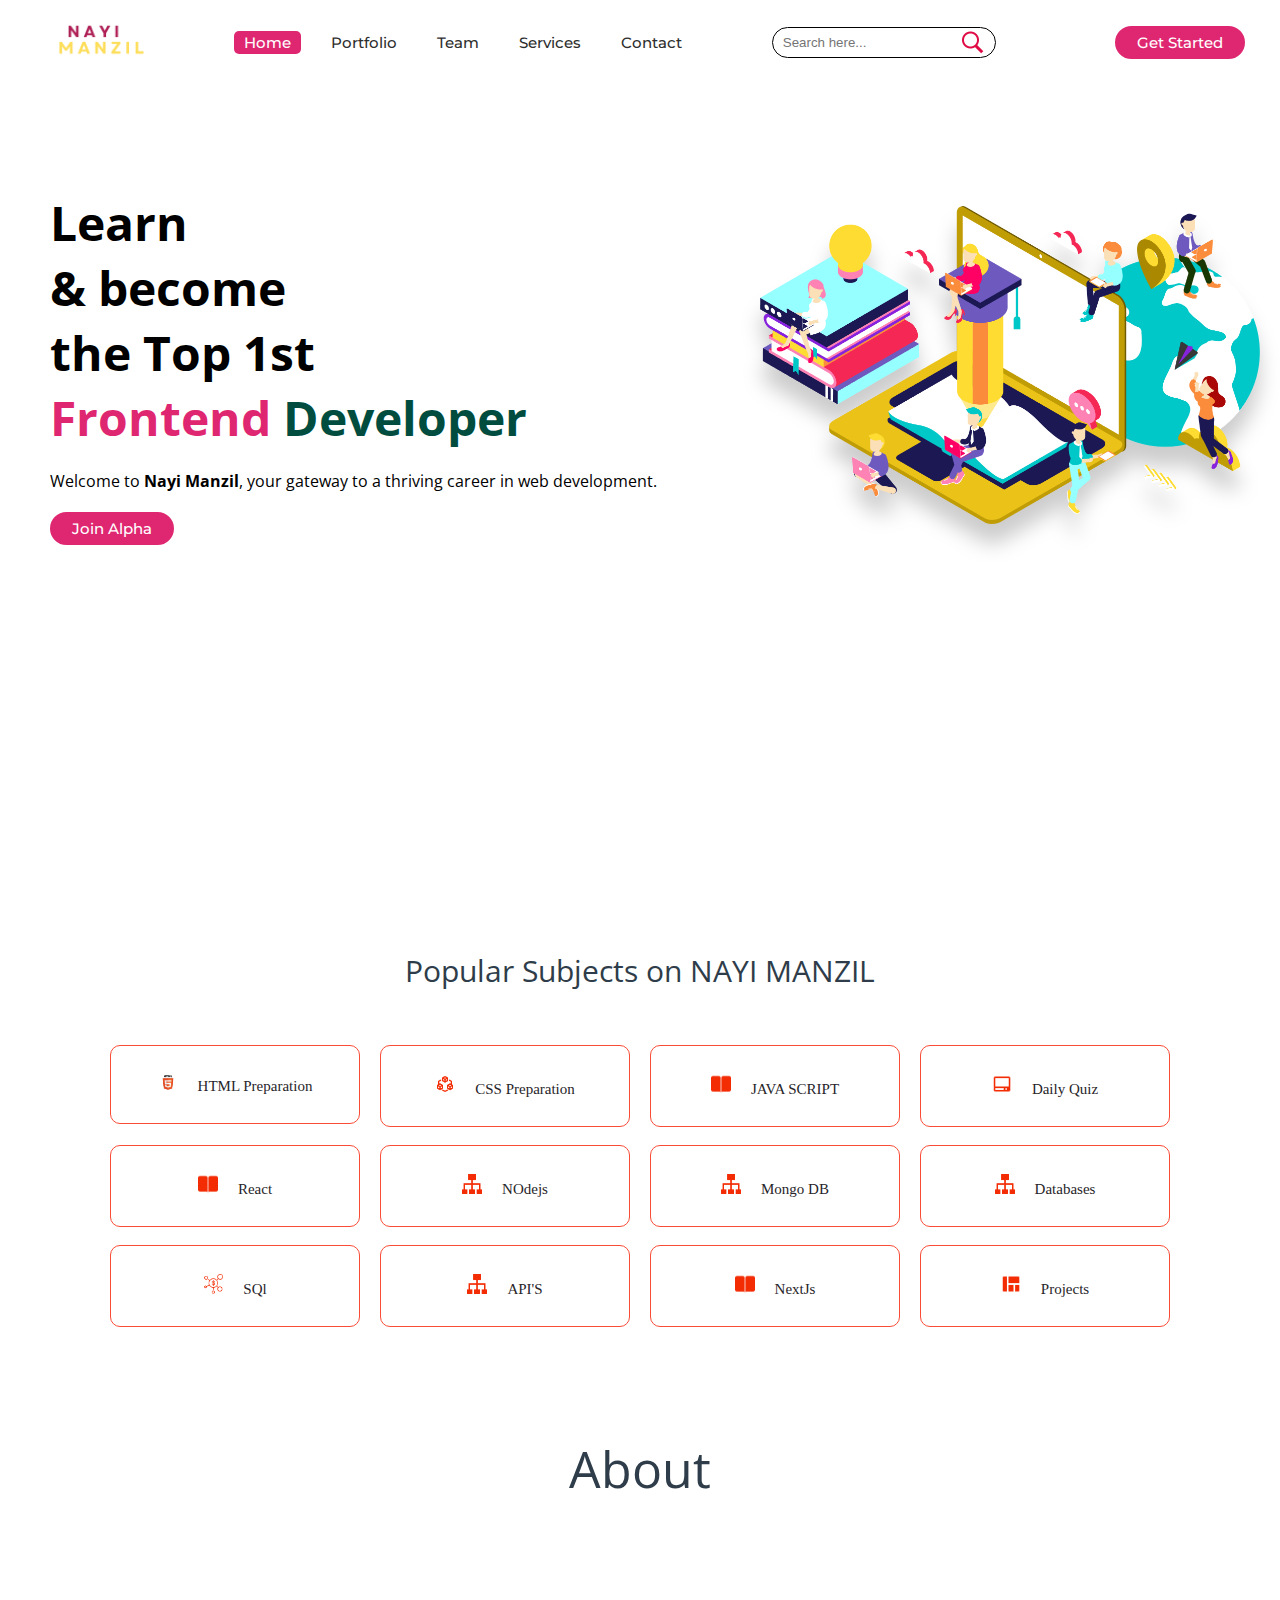
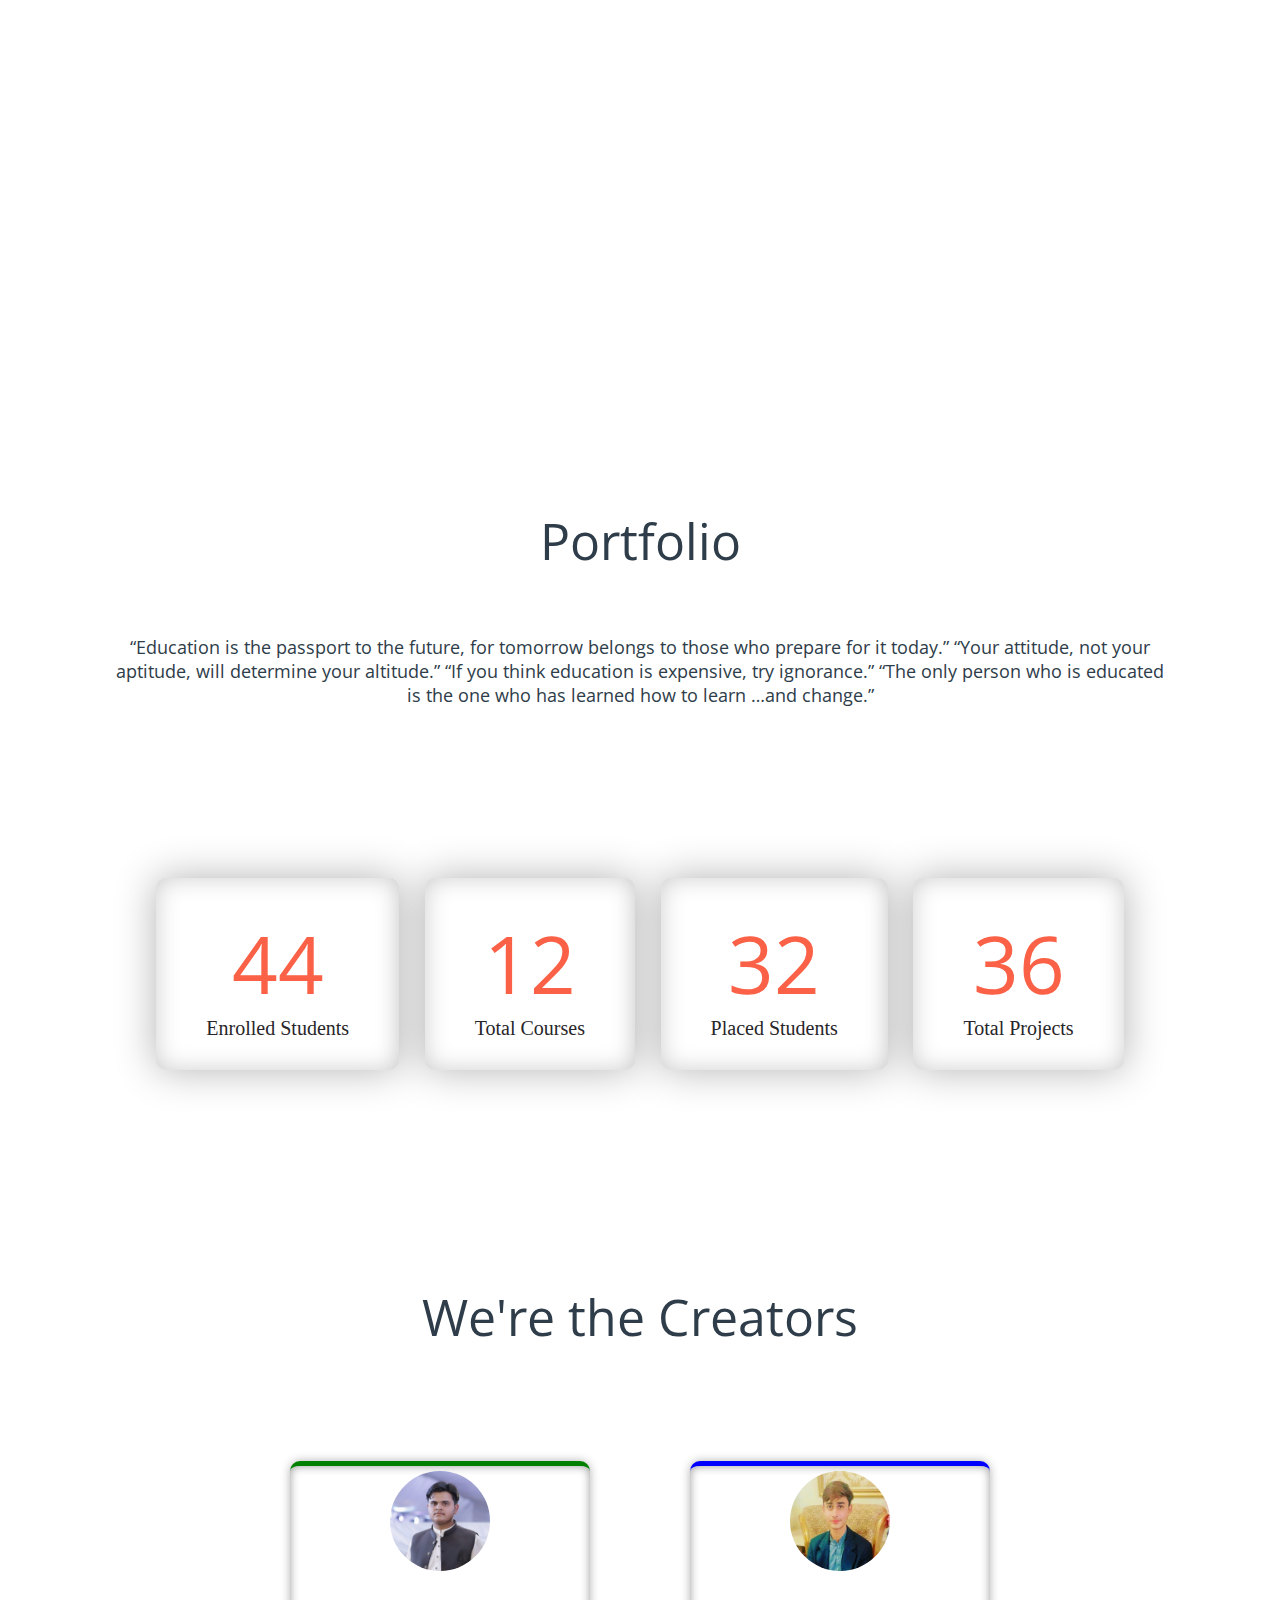
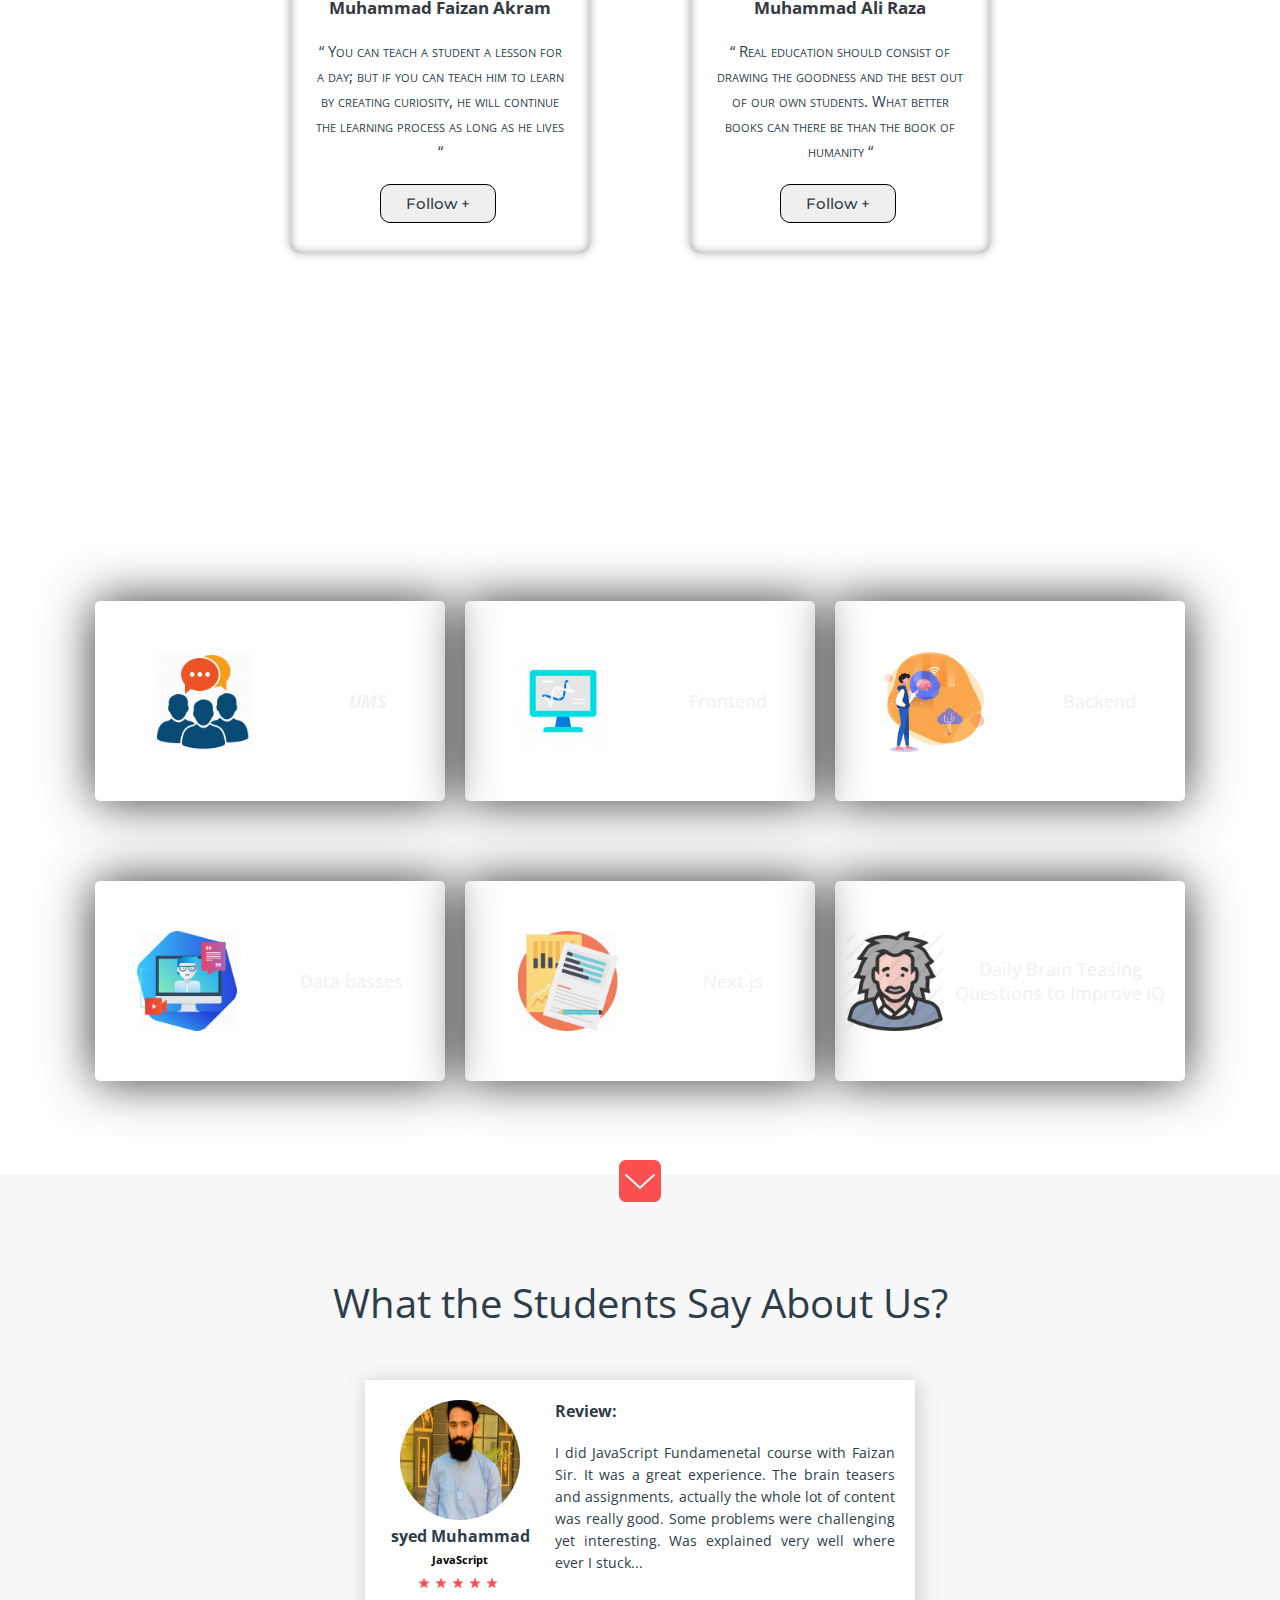
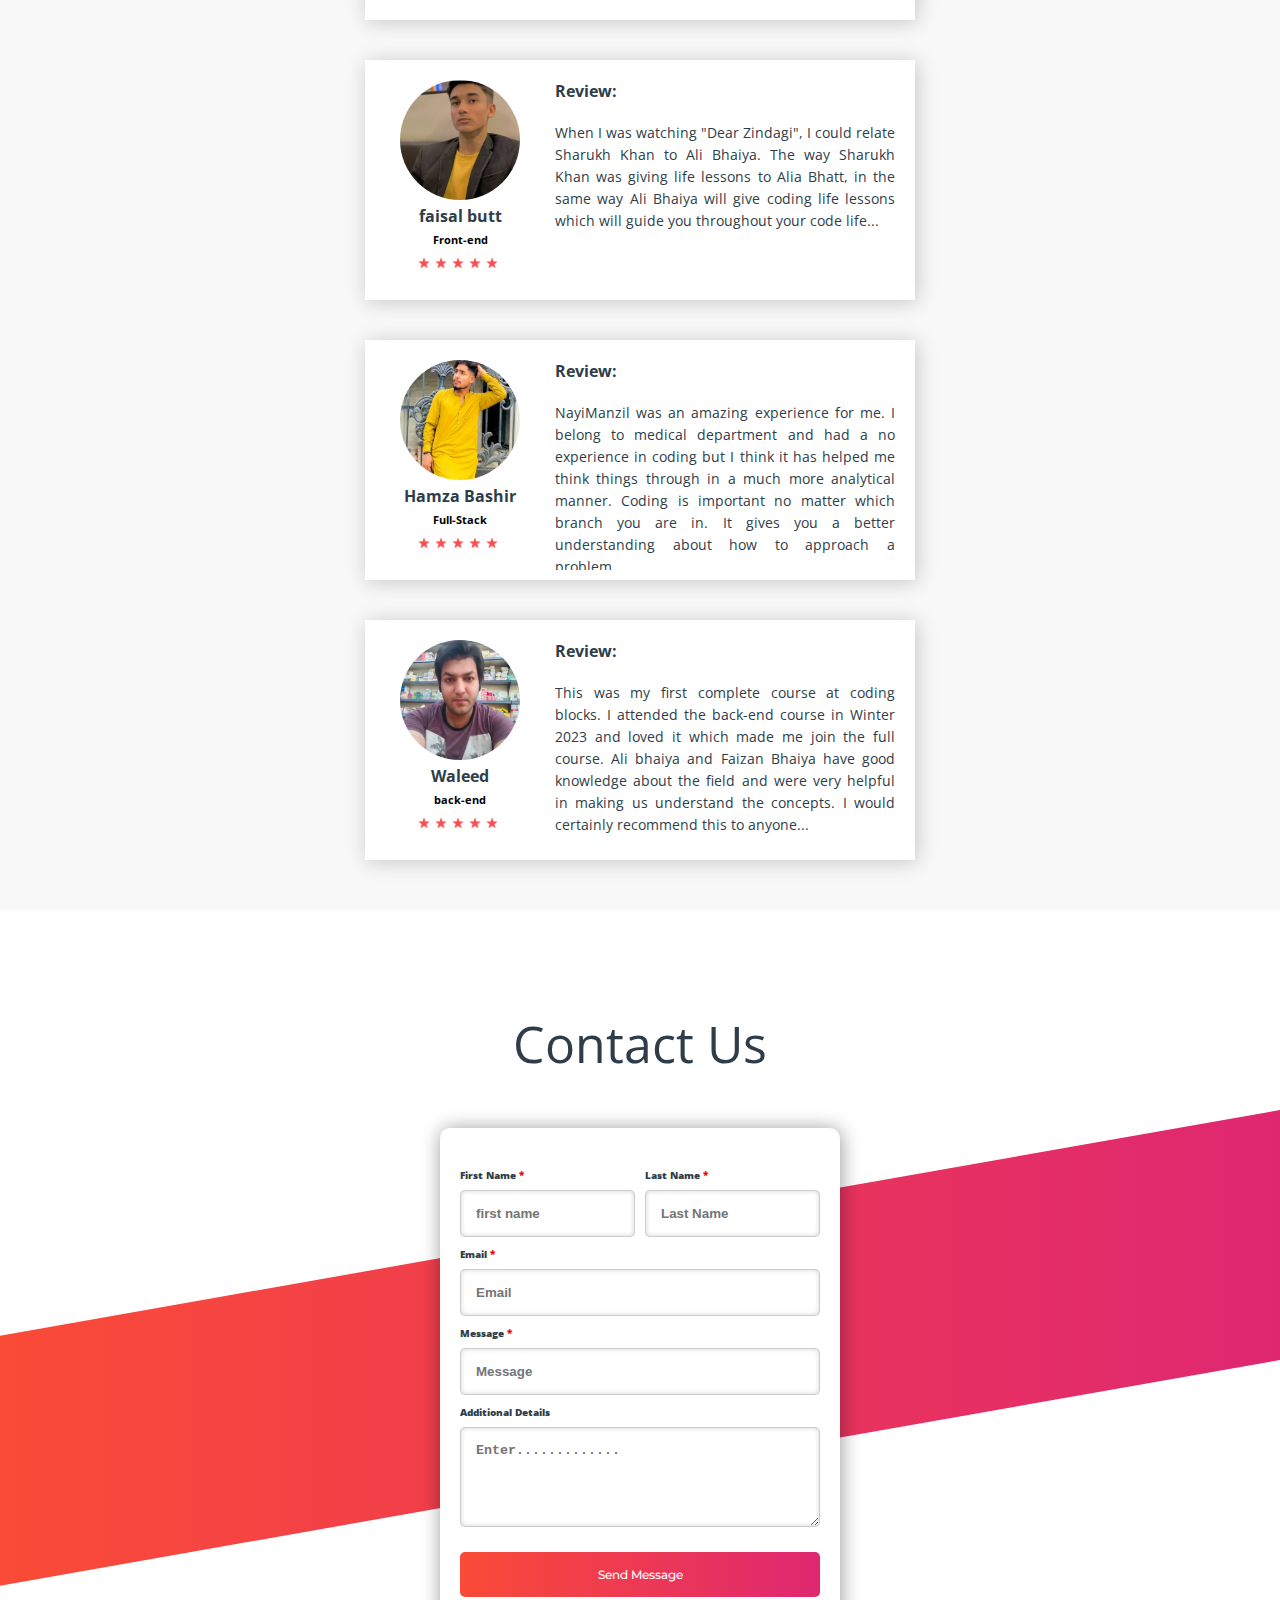
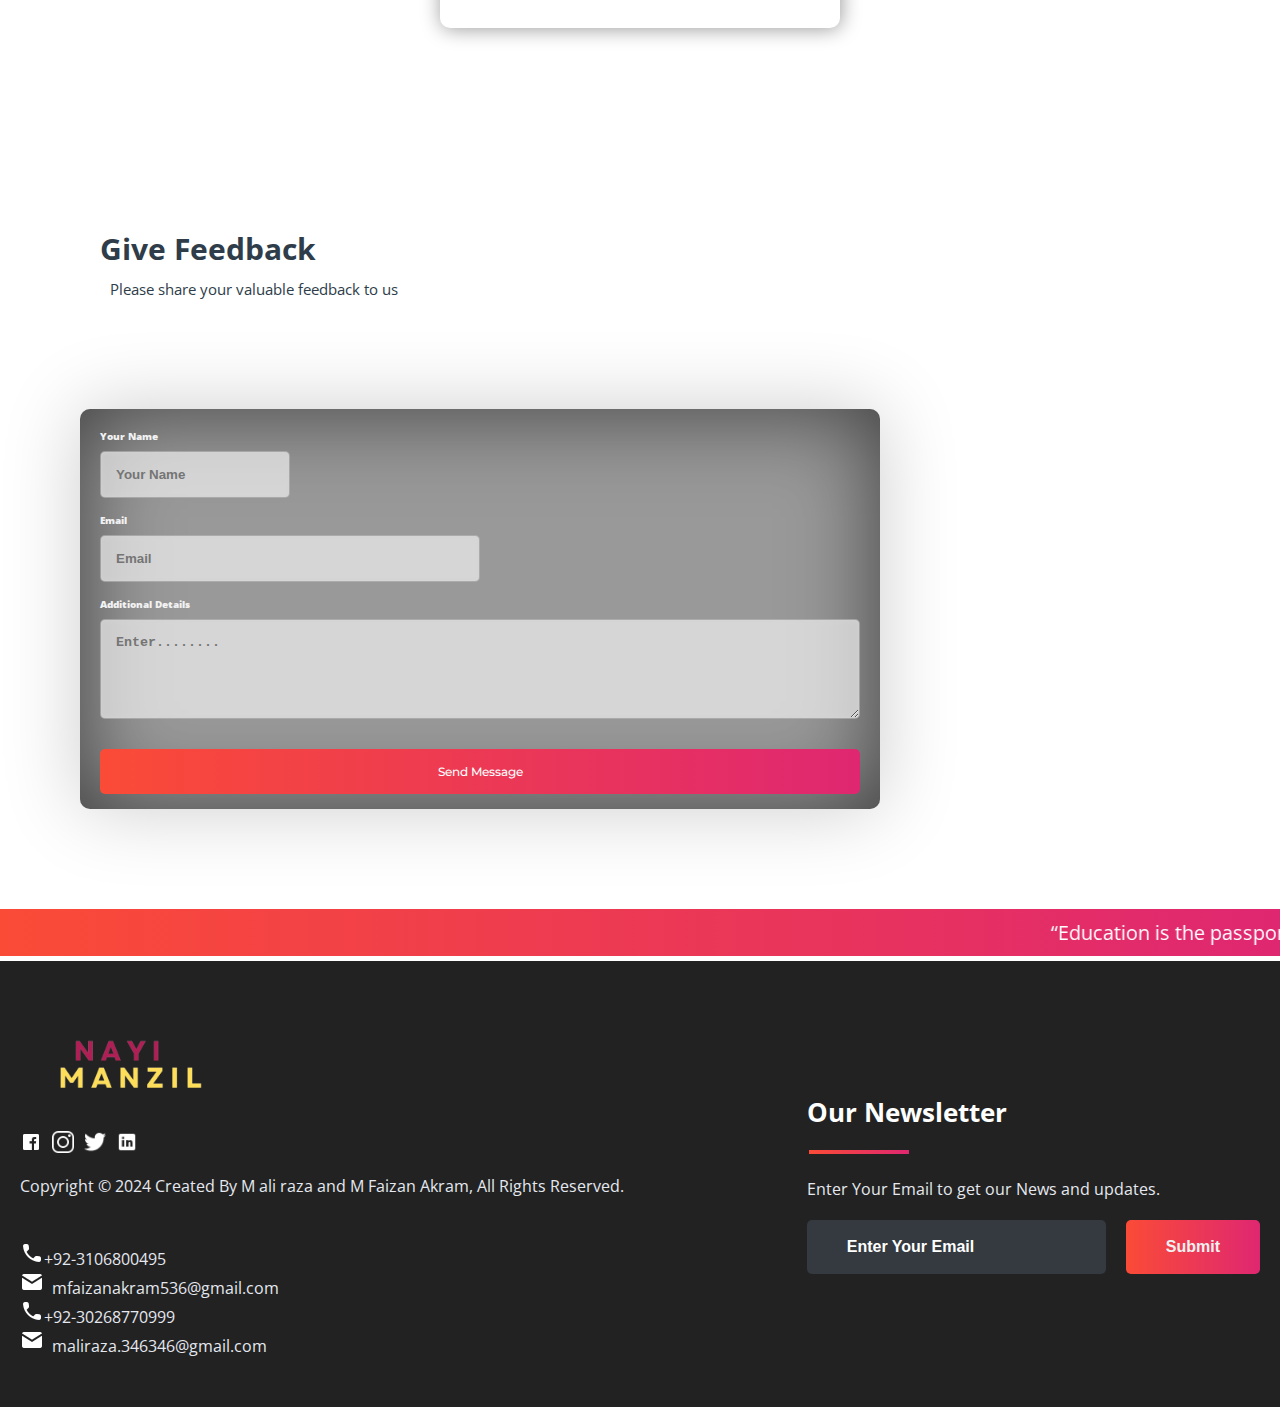
<file: index.html>
<!DOCTYPE html>
<html lang="en">

<head>
    <link rel="shortcut icon" type="image/png" href="images/icon/favicon.log.png">
    <meta charset="utf-8">
    <meta http-equiv="X-UA-Compatible" content="IE=edge">
    <title>NayiManzil</title>
    <meta name="description" content="">
    <meta name="viewport" content="width=device-width, initial-scale=1">
    <link rel="stylesheet" type="text/css" href="style.css">
    <script type="text/javascript" src="script.js"></script>
    <script src="https://code.jquery.com/jquery-3.2.1.js"></script>
    <script>
        $(window).on('scroll', function () {
            if ($(window).scrollTop()) {
                $('nav').addClass('black');
            } else {
                $('nav').removeClass('black');
            }
        });
    </script>
</head>

<body>
    <!-- Navigation Bar -->
    <header id="header">
        <nav>
            <div class="logo"><img src="images/icon/logo.png" alt="logo"></div>
            <ul>
                <li><a class="active" href="">Home</a></li>
                <li><a href="#portfolio_section">Portfolio</a></li>
                <li><a href="#team_section">Team</a></li>
                <li><a href="#services_section">Services</a></li>
                <li><a href="#contactus_section">Contact</a></li>
            </ul>
            <div class="srch"><input type="text" class="search" placeholder="Search here..."><img src="images/icon/search.png" alt="search" onclick="slide()"></div>
            <a class="get-started" href="login.html">Get Started</a>
            <img src="images/icon/menu.png" class="menu" onclick="sideMenu(0)" alt="menu">
        </nav>
        <div class="head-container">
            <div class="hero-section">
				<h1>
				Learn <br> & become <br> the Top 1st <br>
				<span class="rotating-text">Frontend</span>
				<span class="text-teal">Developer</span>
				</h1>
				<p>Welcome to <strong>Nayi Manzil</strong>, your gateway to a thriving career in web development.</p>
				<div class="play">
					<span><a href="#contactus_section" target="_blank" class="anch">Join Alpha</a></span>
				</div>
				</div>
				
            <div class="svg-image">
                <img src="images/extra/svg1.jpg" alt="svg">
            </div>
        </div>
        <div class="side-menu" id="side-menu">
            <div class="close" onclick="sideMenu(1)"><img src="images/icon/close.png" alt="image"></div>
            <div class="user">
               
                <p>NayiManzil</p>
            </div>
            <ul>
                <li><a href="#about_section">About</a></li>
                <li><a href="#portfolio_section">Portfolio</a></li>
                <li><a href="#team_section">Team</a></li>
                <li><a href="#services_section">Services</a></li>
                <li><a href="#contactus_section">Contact</a></li>
                <li><a href="#feedBACK">Feedback</a></li>
            </ul>
        </div>
    </header>

    <!-- Some Popular Subjects -->
    <div class="title">
        <span>Popular Subjects on NAYI MANZIL</span>
    </div>
    <br><br>
    <div class="course">
        <center>
            <div class="cbox">
                <div class="det"><a href="#"><img src="images/courses/html..png" alt="image">HTML Preparation</a></div>
                <div class="det"><a href="#"><img src="images/courses/algo.png" alt="image">CSS Preparation</a></div>
                <div class="det"><a href="#"><img src="images/courses/paper.png"alt="image">JAVA SCRIPT</a></div>
                <div class="det"><a href="#"><img src="images/courses/computer.png" alt="image">Daily Quiz</a></div>
            </div>
        </center>
        <div class="cbox">
            <div class="det"><a href="#"><img src="images/courses/paper.png" alt="image">React</a></div>
            <div class="det"><a href="#"><img src="images/courses/data.png" alt="image">NOdejs</a></div>
            <div class="det"><a href="#"><img src="images/courses/data.png" alt="image">Mongo DB</a></div>
            <div class="det det-last"><a href="#"><img src="images/courses/data.png" alt="image">Databases</a></div>
        </div>
		<div class="cbox">
            <div class="det"><a href="#"><img src="images/courses/d1.png" alt="image">SQl</a></div>
            <div class="det"><a href="#"><img src="images/courses/data.png" alt="image">API'S</a></div>
            <div class="det"><a href="#"><img src="images/courses/paper.png" alt="image">NextJs</a></div>
            <div class="det det-last"><a href="#"><img src="images/courses/projects.png" alt="image">Projects</a></div>
        </div>
    </div>

    <!-- ABOUT -->
    <div class="diffSection" id="about_section">
        <center>
            <p style="font-size: 50px; padding: 100px">About</p>
        </center>
        <div class="about-content">
            <div class="side-image">
                <img class="sideImage" src="images/extra/e3.jpg" alt="image">
            </div>
            <div class="side-text">
                <h2>Nayi Manzil: Your Future</h2>
                <p>Nayi Manzil is a leading institute dedicated to making learning engaging and effective. Education is about acquiring knowledge, skills, values, and habits through various methods like teaching, storytelling, and discussion.<br>

					We provide resources that enhance learning, including videos and materials that complement classroom teaching. Our goal is to make education accessible and interesting. <br>
					
					At Nayi Manzil, we offer comprehensive training in front-end and back-end development, covering the MERN stack and databases, equipping students with industry-ready skills for their careers.
					
					
            </div>
        </div>
    </div>

    <!-- PORTFOLIO -->
    <div class="diffSection" id="portfolio_section">
        <center>
            <p style="font-size: 50px; padding: 100px; padding-bottom: 40px;">Portfolio</p>
        </center>
        <div class="content">
            <p>
                “Education is the passport to the future, for tomorrow belongs to those who prepare for it today.” “Your attitude, not your aptitude, will determine your altitude.” “If you think education is expensive, try ignorance.” “The only person who is educated is the one who has learned how to learn …and change.”
            </p>
        </div>
    </div>
    <div class="extra">
        <p>We're increasing this data every year</p>
        <div class="smbox">
            <span>
                <center>
                    <div class="data">44</div>
                    <div class="det">Enrolled Students</div>
                </center>
            </span>
            <span>
                <center>
                    <div class="data">12</div>
                    <div class="det">Total Courses</div>
                </center>
            </span>
            <span>
                <center>
                    <div class="data">32</div>
                    <div class="det">Placed Students</div>
                </center>
            </span>
            <span>
                <center>
                    <div class="data">36</div>
                    <div class="det">Total Projects</div>
                </center>
            </span>
        </div>
    </div>

  <!-- TEAM -->
  <div class="diffSection" id="team_section">
	<center><p style="font-size: 50px; padding-top: 100px; padding-bottom: 60px;">We're the Creators</p></center>
	<div class="totalcard">
		<div class="card">
			<center><img src="images/creator/S.png" alt="iamge"></center>
			<center><div class="card-title">Muhammad Faizan Akram</div>
			<div id="detail">
				<p>“ You can teach a student a lesson for a day; but if you can teach him to learn by creating curiosity, he will continue the learning process as long as he lives “</p>
				<div class="duty"></div>
				<a href="https://www.linkedin.com/in/m-faizan-akram-02196231a/" target="_blank" rel="noopener"><button class="btn-roshan">Follow +</button></a>
			</div>
			</center>
		</div>
		<div class="card">
			<center><img src="images/creator/A.jpeg" alt="iamge"></center>
			<center><div class="card-title">Muhammad Ali Raza</div>
			<div id="detail">
				<p>“ Real education should consist of drawing the goodness and the best out of our own students. What better books can there be than the book of humanity “</p>
				<div class="duty"></div>
				<a href="https://www.linkedin.com/in/muhammad-ali-raza-b8766532b/" target="_blank" rel="noopener"><button class="btn-akhil">Follow +</button></a>
			</div>
			</center>
		</div>
	</div>
</div>

<!--SERVICES -->
<div class="service-swipe">
	<div class="diffSection" id="services_section">
	<center><p style="font-size: 50px; padding: 100px; padding-bottom: 40px; color: #fff;">Services</p></center>
	</div>
	<a href="#"><div class="s-card"><img src="images/icon/discussion.png" alt="iamge"><p><b><i>UMS</i></b></p></div></a>
	<a href="#"><div class="s-card"><img src="images/icon/computer-courses.png" alt="iamge"><p>Frontend</p></div></a>
	<a href="#"><div class="s-card"><img src="images/icon/brainbooster.png" alt="iamge"><p>Backend </p></div></a>
	<a href="#"><div class="s-card"><img src="images/icon/online-tutorials.png" alt="iamge"><p>Data basses</p></div></a>
	<a href="#"><div class="s-card"><img src="images/icon/papers.jpg" alt="iamge"><p>Next.js</p></div></a>

	<a href="/subjects/quiz.html"><div class="s-card"><img src="images/icon/q1.png" alt="iamge"><p>Daily Brain Teasing Questions to Improve IQ</p></div></a>

</div>


<!-- review students -->
<div id="makeitfull">
	<a href="#review_section"><img src="images/icon/makeitfull.png" alt="iamge"></a>
</div>
<div class="review">
	<div class="diffSection" id="review_section">
		<center><p style="font-size: 40px; padding: 100px; padding-bottom: 40px; color: #2E3D49;">What the Students Say About Us?</p></center>
	</div>
	<div class="rev-container">
		<div class="rev-card">
			<div class="identity">
				<img src="images/creator/humanNotExist1.jpeg" alt="image"><p>syed Muhammad</p>
				<h6>JavaScript</h6>
				<div class="rating"><img src="images/icon/star.png" alt="image"><img src="images/icon/star.png" alt="image"><img src="images/icon/star.png" alt="image"><img src="images/icon/star.png" alt="image"><img src="images/icon/star.png" alt="image"></div>
			</div>
			<div class="rev-cont">
				<p id="title">Review:</p>
				<p id="content">
					I did JavaScript Fundamenetal course with Faizan Sir. It was a great experience. The brain teasers and assignments, actually the whole lot of content was really good. Some problems were challenging yet interesting. Was explained very well where ever I stuck...
				</p>
			</div>
		</div>
		<div class="rev-card">
			<div class="identity">
				<img src="images/creator/humanNotExist2.jpeg" alt="iamge"><p>faisal butt</p>
				<h6>Front-end</h6>
				<div class="rating"><img src="images/icon/star.png" alt="iamge"><img src="images/icon/star.png" alt="iamge"><img src="images/icon/star.png" alt="iamge"><img src="images/icon/star.png" alt="iamge"><img src="images/icon/star.png" alt="iamge"></div>
			</div>
			<div class="rev-cont">
				<p id="title">Review:</p>
				<p id="content">
					When I was watching "Dear Zindagi", I could relate Sharukh Khan to Ali Bhaiya. The way Sharukh Khan was giving life lessons to Alia Bhatt, in the same way Ali Bhaiya will give coding life lessons which will guide you throughout your code life...
				</p>
			</div>
		</div>
		<div class="rev-card">
			<div class="identity">
				<img src="images/creator/humanNotExist3.jpeg" alt="iamge"><p>Hamza Bashir</p>
				<h6>Full-Stack</h6>
				<div class="rating"><img src="images/icon/star.png" alt="iamge"><img src="images/icon/star.png" alt="iamge"><img src="images/icon/star.png" alt="iamge"><img src="images/icon/star.png" alt="iamge"><img src="images/icon/star.png"alt="iamge" ></div>
			</div>
			<div class="rev-cont">
				<p id="title">Review:</p>
				<p id="content">
					NayiManzil was an amazing experience for me. I belong to medical department and had a no experience in coding but I think it has helped me think things through in a much more analytical manner. Coding is important no matter which branch you are in. It gives you a better understanding about how to approach a problem...
				</p>
			</div>
		</div>
		<div class="rev-card">
			<div class="identity">
				<img src="images/creator/humanNotExist4.jpeg" alt="iamge"><p>Waleed</p>
				<h6>back-end</h6>
				<div class="rating"><img src="images/icon/star.png" alt="iamge"><img src="images/icon/star.png" alt="iamge"><img src="images/icon/star.png" alt="iamge"><img src="images/icon/star.png" alt="iamge"><img src="images/icon/star.png" alt="iamge"></div>
			</div>
			<div class="rev-cont">
				<p id="title">Review:</p>
				<p id="content">
					This was my first complete course at coding blocks. I attended the back-end course in Winter 2023 and loved it which made me join the full course. Ali bhaiya and Faizan Bhaiya have good knowledge about the field and were very helpful in making us understand the concepts. I would certainly recommend this to anyone...
				</p>
			</div>
		</div>
	</div>
</div>

<!-- CONTACT US -->
	<div class="diffSection" id="contactus_section">
		<center><p style="font-size: 50px; padding: 100px">Contact Us</p></center>
		<div class="csec"></div>
		<div class="back-contact">
			<div class="cc">
			<form action="maliraza.346346@gmail.com" method="post" enctype="text/plain">
				<label>First Name <span class="imp">*</span></label><label style="margin-left: 185px">Last Name <span class="imp">*</span></label><br>
				<center>
				<input type="text" name="" style="margin-right: 10px; width: 175px" required="required" placeholder="first name"><input type="text" name="lname" style="width: 175px" required="required" placeholder="Last Name"><br>
				</center>
				<label>Email <span class="imp">*</span></label><br>
				<input type="email" name="mail" style="width: 100%" required="required" placeholder="Email"><br>
				<label>Message <span class="imp">*</span></label><br>
				<input type="text" name="message" style="width: 100%" required="required" placeholder="Message "><br>
				<label>Additional Details</label><br>
				<textarea name="addtional" placeholder="Enter............."></textarea><br>
				<button type="submit" id="csubmit">Send Message</button>
			</form>
			</div>
		</div>
	</div>


<!-- FEEDBACK -->
	<div class="title2" id="feedBACK">
		<span>Give Feedback</span>
		<div class="shortdesc2">
			<p>Please share your valuable feedback to us</p>
		</div>
	</div>

	<div class="feedbox">
		<div class="feed">
			<form action="mailto:maliraza.346346@gmail.com" method="post" enctype="text/plain">
				<label>Your Name</label><br>
				<input type="text" name="" class="fname" required="required" placeholder="Your Name"><br>
				<label>Email</label><br>
				<input type="email" name="mail" required="required" placeholder="Email"><br>
				<label>Additional Details</label><br>
				<textarea name="addtional" placeholder="Enter........"></textarea><br>
				<button type="submit" id="csubmit">Send Message</button>
			</form>
		</div>
	</div>

<!-- Sliding Information -->
	<marquee style="background: linear-gradient(to right, #FA4B37, #DF2771); margin-top: 50px;" direction="left" onmouseover="this.stop()" onmouseout="this.start()" scrollamount="20"><div class="marqu">“Education is the passport to the future, for tomorrow belongs to those who prepare for it today.” “Your attitude, not your aptitude, will determine your altitude.” “If you think education is expensive, try ignorance.” “The only person who is educated is the one who has learned how to learn …and change.”</div></marquee>

<!-- FOOTER -->
	<footer>
		<div class="footer-container">
			<div class="left-col">
				<img src="images/icon/logo-Copy.png" alt="img" style="width: 200px;">
				<div class="logo"></div>
				<div class="social-media">
					<a href="https://www.facebook.com/profile.php?id=100089323489351"><img src="images/icon\fb.png" alt="iamge"></a>
					<a href="https://www.instagram.com/m.aliraza.346/"><img src="images/icon\insta.png" alt="iamge"></a>
					<a href="https://x.com/Mfaizanakram8%20target="><img src="images/icon\tt.png" alt="iamge"></a>
					
					<a href="https://www.linkedin.com/in/m-faizan-akram-02196231a/"><img src="images/icon\linkedin.png" alt="iamge"></a>
				</div><br><br>
				<p class="rights-text">Copyright © 2024 Created By M ali raza and M Faizan Akram,  All Rights Reserved.</p>
				<br><br>
				<p><img src="images/icon/phone.png"alt="iamge">+92-3106800495<br><img src="images/icon/mail.png" alt="iamge">&nbsp; mfaizanakram536@gmail.com</p>
				<p><img src="images/icon/phone.png"alt="iamge">+92-30268770999<br><img src="images/icon/mail.png" alt="iamge">&nbsp; maliraza.346346@gmail.com</p>
			</div>
			<div class="right-col">
				<h1 style="color: #fff">Our Newsletter</h1>
				<div class="border"></div><br>
				<form action="mailto:maliraza.346346@gmail.com" method="post" enctype="text/plain"></form>
				<p>Enter Your Email to get our News and updates.</p>
				<form class="newsletter-form">
					<input class="txtb" type="email" placeholder="Enter Your Email">
					<input class="btn" type="submit" value="Submit">
				</form>
				</form>
			</div>
		</div>
	</footer>
	<script>
		const rotatingTexts = ["Frontend", "Backend", "Web", "Next.js", "MERN Stack", "Modern Stack"];
		let textIndex = 0;
		
		function changeText() {
		const rotatingTextElement = document.querySelector('.rotating-text');
		textIndex = (textIndex + 1) % rotatingTexts.length; 
		rotatingTextElement.textContent = rotatingTexts[textIndex]; 
		}
		
		setInterval(changeText, 2000);
		</script>

</body>
</html>
</file>
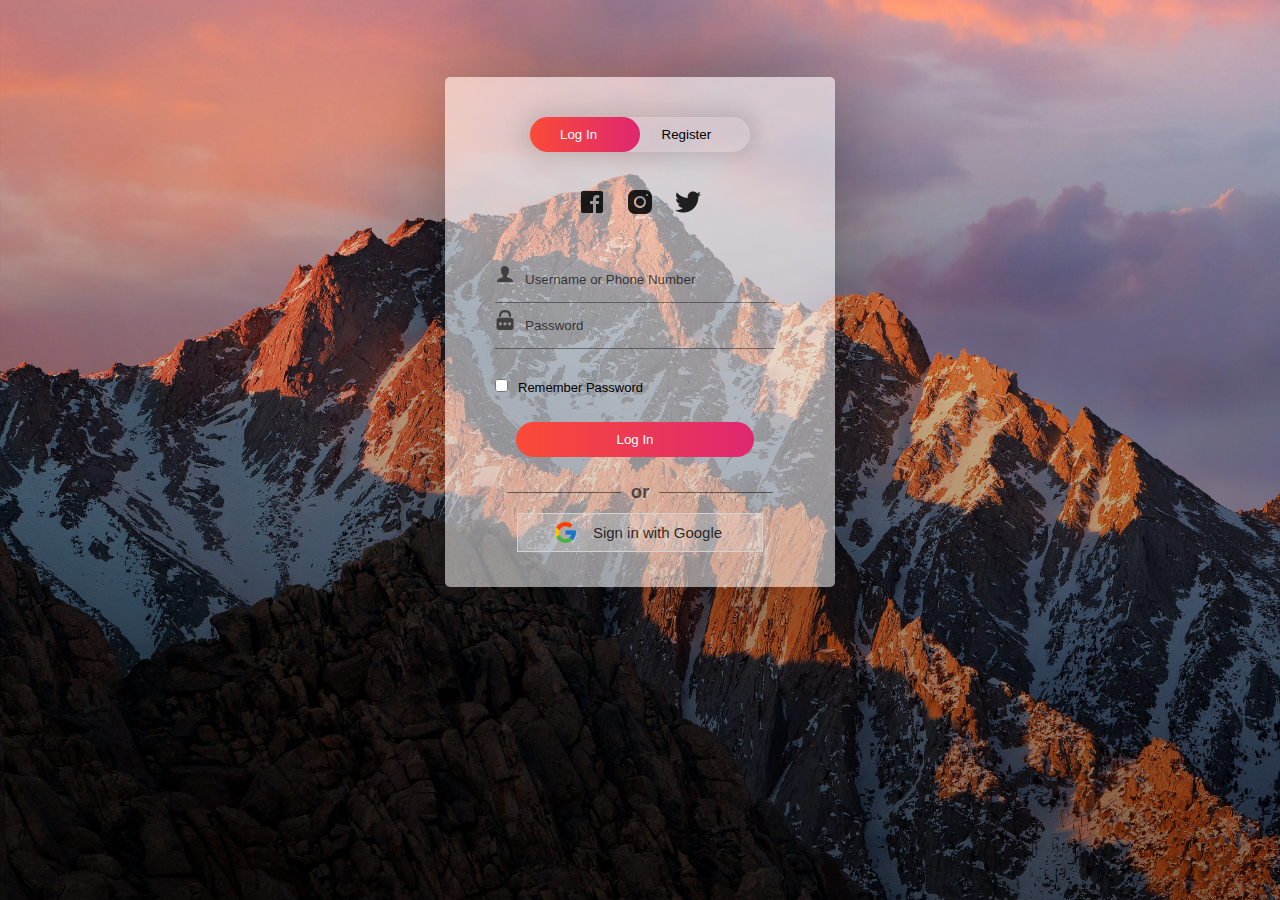
<file: login.html>
<!DOCTYPE html>
<html>
<head>
	<link rel="shortcut icon" type="png" href="images/icon/favicon.png">
	<title>Login SignUp</title>
	<link rel="stylesheet" type="text/css" href="loginStyle.css">
	<script src="https://ajax.googleapis.com/ajax/libs/jquery/3.4.1/jquery.min.js"></script>

  <!-- It will redirect to the Home Page after submitting the form -->
  <script>
  $(document).ready(function(){
    $("form").submit(function(){
      alert("Great Job !");
    });
  });
  </script>
</head>
<body>
		<div class="form-box">
			<div class="button-box">
				<div id="btn"></div>
				<button type="button" class="toggle-btn" id="log" onclick="login()" style="color: #fff;">Log In</button>
				<button type="button" class="toggle-btn" id="reg" onclick="register()">Register</button>
			</div>
			<div class="social-icons">
				<img src="images/icon/fb2.png">
				<img src="images/icon/insta2.png">
				<img src="images/icon/tt2.png">
			</div>
			
			<!-- Login Form -->
			<form id="login" class="input-group" action="index.html" >
				<div class="inp">
					<img src="images/icon/user.png"><input type="text" id="email" class="input-field" placeholder="Username or Phone Number" style="width: 88%; border:none;" required="required">
				</div>
				<div class="inp">
					<img src="images/icon/password.png"><input type="password" id="password" class="input-field" placeholder="Password" style="width: 88%; border: none;" required="required">
				</div>
				<input type="checkbox" class="check-box">Remember Password
				<button type="submit" class="submit-btn">Log In</button>
			</form>


			<div class="other" id="other">
				<div class="instead">
					<h3>or</h3>
				</div>
				<button class="connect" onclick="google()">
					<img src="images/icon/google.png"><span>Sign in with Google</span>
				</button>
			</div>
			
			<!-- Registration Form -->
			<form id="register" class="input-group">
				<input type="text" class="input-field" placeholder="Full Name" required="required">
				<input type="email" class="input-field" placeholder="Email Address" required="required">
				<input type="password" class="input-field" placeholder="Create Password" name="psame" required="required">
				<input type="password" class="input-field" placeholder="Confirm Password" name="psame" required="required">
				<input type="checkbox" class="check-box" id="chkAgree" onclick="goFurther()">I agree to the Terms & Conditions
				<button type="submit" id="btnSubmit" class="submit-btn reg-btn">Register</button>
			</form>
		</div>
		<script type="text/javascript" src="script.js"></script>
</body>
</html>
</file>
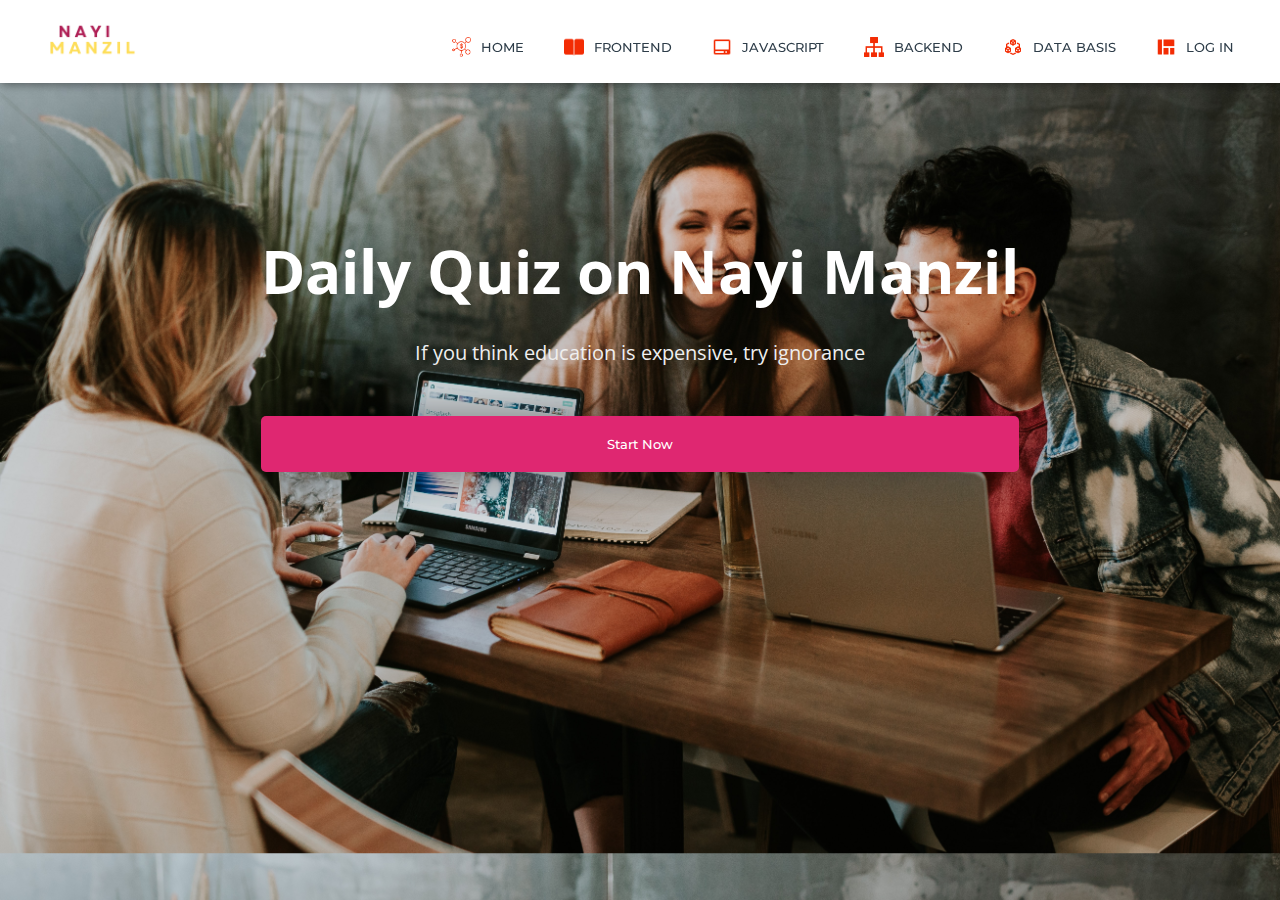
<file: subjects/quiz.html>
<!DOCTYPE html>
<html lang="en">
<head>
	<link rel="shortcut icon" type="png" href="../images/icon/favicon.png">
	<title>Quiz on LearnEd</title>
	<link rel="stylesheet" type="text/css" href="quizStyle.css">
	<meta name="viewport" content="width=device-width, initial-scale=1.0">
	<meta charset="UTF-8">
	<script type="text/javascript" src="../script.js"></script>
</head>
<body>
	
<!-- NAVIGATION -->
	<header>
		<div class="nav" id="nav">
			<div id="learned-logo">
			<a href="../index.html"><img src="../images/icon/logo.png"  alt="2" style="width: 120px;"></a></div>
			<div class="switch-tab" id="switch-tab" onclick="switchTAB()"><img src="../images/icon/menu.png" alt="2"></div>
			 <ul id="list-switch">
				<li><a href="/index.html"><img src="../images/courses/d1.png" alt="2" class="icon">HOME</a></li>
				<li><a href="/"><img src="../images/courses/paper.png" alt="2" class="icon" alt="2">FRONTEND</a></li>
				<li><a href="/"><img src="../images/courses/computer.png" class="icon" alt="2">JAVASCRIPT</a></li>
				<li><a href="/"><img src="../images/courses/data.png" class="icon" alt="2">BACKEND</a></li>
				<li><a href="/"><img src="../images/courses/algo.png" class="icon" alt="2">DATA BASIS</a></li>
				<li><a href="/login.html"><img src="../images/courses/projects.png" class="icon" alt="2">LOG IN</a></li>
			</ul>
			<div class="search" id="search-switch">
				<input type="search" placeholder="Search" class="srch"><button id="srchbtn"><img src="../images/icon/search.png" alt="2"></button>
			</div>
		</div> 
	</header>
	

<!-- MAIN Heading of Page -->
	<div class="title" id="title">
		<span>Daily Quiz on Nayi Manzil</span>
		<div class="shortdesc"><br>
			<p>If you think education is expensive, try ignorance</p>
		</div>
		<button onclick="startquiz()">Start Now</button>
	</div>


<div class="panel" id="panel">
	
	<div class="left-side" id="left">
		<ul>
			<li onclick="quizt(1)">Home</li>
			<li onclick="quizt(2)">Html quiz</li>
			<li onclick="quizt(5)">CSS quiz</li>
			<li onclick="quizt(8)">javascript</li>
			<li onclick="quizt(5)">tailwind css quiz</li>
			<li onclick="quizt(5)">Boostap</li>
			<li onclick="quizt(5)">Node.js</li>
			<li onclick="quizt(5)">Express js</li>
			<li onclick="quizt(5)">React</li>
			<li onclick="quizt(5)">Next.js</li>
			
		</ul>
	</div>

	<div class="right-side" id="right">
		<div id="quiz-container">
			
			<div id="f1"><div class="quiz-frame main-frame"></div></div>

			<div id="f2"><iframe title="d" class="quiz-frame" src="https://docs.google.com/forms/d/e/1FAIpQLSfegs9FLLwow-l049qZW5k5WI4ox3pFkUz42Ee5IxllSR6Fzg/viewform?usp=sf_link" frameborder="0" marginheight="0" marginwidth="0">Loading…</iframe></div>
			
			<div id="f3"><iframe title="d" class="quiz-frame" src="https://docs.google.com/forms/d/e/1FAIpQLSeVTLsd_AqZGpbIMnZRm20OKrjjiYSirWBjfCHpWtAsMQU--g/viewform?embedded=true" frameborder="0" marginheight="0" marginwidth="0" >Loading…</iframe></div>
			
			<div id="f4"><iframe title="d" class="quiz-frame" src="https://docs.google.com/forms/d/e/1FAIpQLSdjSKZhQp5jqqR34zD_uWMtgXr18F9pdK6YqcafLSP6J7VZjw/viewform?embedded=true" frameborder="0" marginheight="0" marginwidth="0" >Loading…</iframe></div>

			<div id="f5"><iframe title="d" class="quiz-frame" src="https://docs.google.com/forms/d/e/1FAIpQLSe1xs1-41MAbLN7KkXrJwtGdbl5ydxe_vX_nmFRjf6c0wtYkA/viewform?embedded=true"  frameborder="0" marginheight="0" marginwidth="0" >Loading…</iframe></iframe></div>
			
			<div id="f6"><iframe title="d" class="quiz-frame" src="https://docs.google.com/forms/d/e/1FAIpQLSdHFDm_BakVxro_zJI78OF2OLJpXgDzzaAVMHD9hptWlXBSpA/viewform?embedded=true" frameborder="0" marginheight="0" marginwidth="0" >Loading…</iframe></div>
			
			<div id="f7"><iframe title="d" class="quiz-frame" src="https://docs.google.com/forms/d/e/1FAIpQLSdgD7yFEJtqpkImDiLAaQ7w9VcsO688gr1V3Gl7FqwM5yXtWQ/viewform?embedded=true" frameborder="0" marginheight="0" marginwidth="0">Loading…</iframe></div>

			<div id="f8"><iframe title="d" class="quiz-frame" src="https://docs.google.com/forms/d/e/1FAIpQLSchDBnai_Aup7YFJQegg4z-qoB338p010VgZRxBYDT17xoRew/viewform?embedded=true" frameborder="0" marginheight="0" marginwidth="0">Loading…</iframe></div>

			<div id="f9"><iframe title="d" class="quiz-frame" src="https://docs.google.com/forms/d/e/1FAIpQLSfY5oIAz4R9Ty-LBpx7h4th6OJ0-RkrxIlLslRV4NjwwW8_uw/viewform?embedded=true" frameborder="0" marginheight="0" marginwidth="0">Loading…</iframe></div>
			
			<div id="f10"><iframe title="d" class="quiz-frame" src="https://docs.google.com/forms/d/e/1FAIpQLSflwS89sG7H98J9vFgFqJgsKaZ5gpq3yUlOiW3up7RQQ-qRnw/viewform?embedded=true" frameborder="0" marginheight="0" marginwidth="0">Loading…</iframe></div>

			<div id="f11"><iframe title="d" class="quiz-frame" src="https://docs.google.com/forms/d/e/1FAIpQLSe_aS8-CMNFdUzI1UE73zahC2bmMwJkmB6FJXPIeKbLIBqB4Q/viewform?embedded=true" frameborder="0" marginheiclass="quiz-frame" ght="0" marginwidth="0">Loading…</iframe></div>

		</div>
	</div>

</div>

	<script type="text/javascript" src="../script.js"></script>
</body>
</html>
</file>
<file: style.css>
@import url('https://fonts.googleapis.com/css?family=Montserrat:500&display=swap');
@import url('https://fonts.googleapis.com/css?family=Dancing+Script&display=swap');
@import url('https://fonts.googleapis.com/css?family=Open+Sans&display=swap');

* {
	box-sizing: border-box;
	margin: 0;
	padding: 0;
}

html {
	scroll-behavior: smooth;
}
body {
	background: #FFF;
	font-family: 'Open Sans', sans-serif;
}
.hero-section {
	
	padding: 30px;
	border-radius: 10px;
	
	display: inline-block;
	
		
	  }
.anch{
	
	padding: 5px 20px;
	border: 2px solid #DF2771;
	border-radius: 20px;
	text-decoration: none;
	margin-right: 30px;
	transition: .5s;
	background-color: #DF2771;
	color: #fff;
	margin-top: 20px;
}


	
	h1 {
	font-size: 3rem;
	margin-bottom: 20px;
	}
	
	.rotating-text {
	color: #DF2771;
	font-weight: bold;
	}
	
	.text-teal {
	color: #004d40;
	}




header {
	height: 90vh;
	/* background: #000; */
}
.black {
	box-shadow: 0 2px 10px rgba(0, 0, 0, 0.5);
}
nav {
	padding-top: 20px;
	padding-bottom: 20px;
	top: 0;
	position: fixed;
	display: flex;
	width: 100%;
	z-index: 1000;
	background: #fff;
	justify-content: space-around;
	transition: 1.5s;
	align-items: center;
}
nav ul {
	display: flex;
	align-items: center;
}
nav ul li {
	list-style: none;
	margin: 5px 10px;
}
nav ul li a {
	padding: 2px 10px;
	color: #2e2e2e;
	cursor: pointer;
	transition: .5s;
	text-decoration: none;
}
nav ul li a:hover {
	color: #fff;
	border-radius: 5px;
	background: #DF2771;
}
.active {
	color: #fff;
	border-radius: 5px;
	background: #DF2771;
}
.srch {
	padding: 2px 10px;
	display: flex;
	/* align-items: center; */
	justify-content: center;
	/* background: #0066ff; */
	border: 1px solid;
	border-radius: 20px;
}
.srch img {
	width: 25px;
	cursor: pointer;
}
.srch .search {
	/* padding: 2px 10px; */
	outline: none;
	border: none;
	background: transparent;
}

.get-started {
	margin-left: 50px;
	padding: 5px 20px;
	border: 2px solid #DF2771;
	border-radius: 20px;
	text-decoration: none;
	
	transition: .5s;
	background-color: #DF2771;
	color: #fff;
}
.get-started:hover {
	color: #2e2e2e;
	background: #fff;
}
.logo img{
	width: 120px;
	cursor: pointer;
	transition: all 1s;
}

a, button {
	float: left;
	font-family: "Montserrat", sans-serif;
	font-weight: 500;
	font-size: 15px;
	color: #2E3D49;
	display: block;
	text-decoration: none;
	text-align: center;
}
.head-container {
	margin-top: 140px;
	display: flex;
	flex-direction: row;
	
	
	justify-content: space-around;  
	display: flex;
	justify-content: space-between;
	align-items: center; 
	padding: 20px;
	
}
.quote {
	width: 600px;
	transform: translateY(-50px);
}
.quote h5 {
	margin-top: 20px;
	color: #0009;
	line-height: 20px;
}
.quote p {
	font-size: 50px;
	color: #2e2e2e;
}
.quote .play {
	margin-top: 20px;
	display: flex;
	/* justify-content: center; */
	align-items: center;
}
.quote .play img {
	width: 45px;
	cursor: pointer;
	filter: drop-shadow(0 0 10px #0002);
}
.quote .play span a{
	margin-left: 10px;
	font-size: 20px;
	font-weight: 900;
	color: rgba(0, 0, 0, 0.8);
	cursor: pointer;
}
.svg-image img{
	width: 500px;
	filter: drop-shadow(0 20px 10px rgba(0,0,0,0.2));
}

/* SIDE MENU */
.menu {
	cursor: pointer;
	width: 25px;
	display: none;
}
.side-menu {
	width: 100%;
	height: 100%;
	background: rgba(182, 33, 90, 0.993);
	position: absolute;
	top: 0;
	transition: .8s;
	z-index: 2000;
	transform: translateX(-100%);
}
.side-menu ul {
	margin-top: 35%;
	display: flex;
	flex-direction: column;
	justify-content: center;
	/* background: #FA4B37; */
}
.side-menu ul li {
	list-style: none;
	/* background: #009900; */
	display: flex;
	justify-content: center;
	align-items: center;
	/* border-bottom: 1px solid #fff; */
	/* padding: 10px 0px; */
}
.side-menu ul li:hover a{
	background: #fff;
	color: #DF2771;
}
.side-menu ul li a{
	color: #FFF;
	width: 100%;
	font-size: 1em;
	/* background: #2E3D49; */
	text-decoration: none;
	padding: 15px 0px;
}
.close img{
	float: right;
	width: 35px;
	cursor: pointer;
	margin: 10px;
}
.user {
	display: flex;
	justify-content: center;
	align-items: center;
	margin-top: 10%;
}
.user img {
	width: 60px;
	border-radius: 50%;
	border: 2px solid #fff;
	filter: drop-shadow(0 10px 20px #0004);
	margin-right: 30px;
	cursor: pointer;
}
.user p {
	color: #fff;
	cursor: pointer;
}
.user img, .user p {
	opacity: 1;
}
/*Common things in all sections*/
#about_section, #portfolio_section, #team_section, #services_section, #contactus_section {
	font-family: 'Open Sans', sans-serif;
	color: #2E3D49;
	position: relative;
}
.diffSection {
	width: 100%;
	/*position: relative;*/
	justify-content: center;
	align-items: center;
}
.diffSection .content {
	margin: 10px;
	text-align: center;
	padding: 10px 100px;
	font-size: 1.1em;
}

/*PORTFOLIO*/
.extra {
	width: 100%;
}
.extra p {
	padding: 30px;
	padding-bottom: 150px;
	font-size: 50px;
	text-align: center;
	color: #fff;
	background-image: linear-gradient(rgba(0,0,0,0),rgba(0,0,0,0.7)),url("images/extra/b1.jpg");
	background-size: cover;
	background-attachment: fixed;
	font-family: cursive;
	z-index: -9;
}
.smbox {
	display: flex;
	flex-wrap: wrap;
	transform: translateY(-100px);
	justify-content: center;
}
.smbox span {
	margin: 1%;
	background: #fff;
	box-shadow: inset 0px 0px 25px rgba(0,0,0,0.2),
						0 0 40px rgba(0,0,0,0.3);
	border-radius: 10px;
	padding: 30px 50px;
	cursor: pointer;
}
.smbox span:hover {
	transform: scale(1.3);
	transition: .5s ease;
}
.smbox .data {
	font-size: 80px;
	color: #FA6146;	
}
.smbox .det {
	font-size: 20px;
	color: #272529;
	font-family: cursive;
}

/*Title*/
.title {
	 margin-top: 0px; 
	font-family: 'Open Sans', sans-serif;
	font-size: 30px;
	text-align: center;
	color: #2E3D49;
}

/*ABOUT*/
.about-content {
	width: 100%;
	position: relative;
	justify-content: center;
	flex-wrap: wrap;
	display: flex;
	align-items: center;
}
.about-content .side-text {
	width: 550px;
	padding: 50px 40px;
	background: #fff;
	box-shadow: 2px 0 100px rgba(0,0,0,0.3);
	border-radius: 5px;
	text-align: justify;
	line-height: 22px;
	opacity: 0;
	transform: translateX(-100px);
	transition: 1s ease-in-out;
}
.about-content .side-text-appear {
	opacity: 1;
	transform: translateX(0px);
}
.about-content .side-text h2 {
	padding: 10px;
}
.about-content .side-text p {
	padding: 10px;
}
.about-content .side-image img {
	width: 90%;
	border-radius: 5px;
}
.sideImage {
	transform: translateX(100px);
	opacity: 0;
	transition: .8s ease-in-out;
}
.sideImage-appear {
	opacity: 1;
	transform: translateX(0px);
}

/*POPULAR SUBJECTS*/
.cbox {
	position: relative;
	width: 100%;
	display: inline-flex;
	flex-wrap: wrap;
	justify-content: center;
}
.cbox .det {
	width: 250px;
	height: 80px;
	margin: 10px;
	background: #fff;
	cursor: pointer;
}
.cbox .det a{
	justify-content: space-around;
	width: 250px;
	padding: 28px;
	border-radius: 10px;
	border: 1px solid #FA4B37;
	font-size: 15px;
	color: #272529;
	font-family: cursive;
	text-decoration: none;
}
.cbox .det a:hover {
	background: linear-gradient(to right, #FA4B37, #DF2771);
	color: white;
}
.cbox .det a:hover img{
	filter: brightness(100);
}
.cbox img {
	width: 20px;
	margin-right: 20px;
}

/*TEAM SECTION*/
.totalcard {
	width: 100%;
	display: flex;
	flex-wrap: wrap;
	align-items: center;
	justify-content: center;
	margin-bottom: 50px;
}
.totalcard .card {
	margin: 50px;
	width: 300px;
	border-radius: 10px;
	background: #fff;
}
.totalcard .card{
	box-shadow: inset 0 0 10px rgba(0,0,0,0.4),
					0 0 10px rgba(0,0,0,0.3);
}
.card:nth-child(1){
	border-top: 5px solid green;
}
.card:nth-child(2){
	border-top: 5px solid blue;
}
.card:nth-child(1):hover {
	box-shadow: inset 0px 0px 10px rgba(0,255,0,0.5),
				1px 1px 30px rgba(0,255,0,0.5);
}
.card:nth-child(2):hover {
	box-shadow: inset 0px 0px 10px rgba(0,0,255,0.5),
				1px 1px 30px rgba(0,0,255,0.5);
}
.totalcard .card img {
	width: 100px;
	height: 100px;
	margin-top: 5px;
	cursor: pointer;
	border-radius: 50px;
	transition-duration: .8s;
}
.totalcard .card img:hover {
	transform: scale(3.5);
	border-radius: 0;
	box-shadow: 0 0 20px rgba(0,0,0,0.5);
}
#detail p{
	font-size: 15px;
	line-height: 25px;
	font-variant: small-caps;
	text-align: center;
	margin: 25px;
	margin-bottom: 0px;
	margin-top: 0px;
}
#detail button {
	outline: none;
	border-radius: 10px;
	border-style: none;
	border: 1px solid black;
	padding: 9px 25px;
	cursor: pointer;
	transition-duration: .4s;
}
#detail a {
	bottom: 80px;
	text-decoration: none;
	margin-bottom: 30px;
	margin-top: 20px;
	margin-left: 90px;
	align-self: center;
}
.btn-roshan:hover {
	background: rgba(0,255,0,0.7);
	color: #fff;
}
.btn-roshan2:hover {
	background: rgba(0,0,255,0.5);
	color: #fff;
}
.card-title {
	font-size: 17px;
	color: #343A40;
	padding: 20px;
	font-weight: 700;
}

/*Service Section*/
/*Service Section*/
.service-swipe {
	display: flex;
	flex-wrap: wrap;
	justify-content: center;
	align-items: center;
	background-image: linear-gradient(rgba(0,0,0,0),rgba(0,0,0,0.7)),url("images/extra/b3.jpg");
	background-size: cover;
	background-attachment: fixed;
}
.service-swipe .s-card img {
	width: 100px;
}
.service-swipe a {
	padding: 0;
	margin: 40px 10px;
}
.service-swipe .s-card {
	display: flex;
	justify-content: space-around;
	padding: 10px;
	align-items: center;
	text-align: center;
	width: 350px;
	height: 200px;
	box-shadow: inset 0 0 20px rgba(255,255,255,0.05),
					0 0 50px rgba(0,0,0,0.8);
	border-radius: 5px;
	cursor: pointer;
	transition-duration: .5s;
}
.service-swipe .s-card p {
	color: #f2f2f2;
	font-size: 1.2em;
	font-family: 'Open Sans',sans-serif;
}
.service-swipe .s-card:hover {
	box-shadow: 0 0 50px rgba(255,255,255,0.8);
	transform: translateY(-10px);
}

/*Contact Us Section*/
.csec {
	background: linear-gradient(to right, #FA4B37, #DF2771);
	background-attachment: fixed; 
	position: absolute;
	width: 100%;
	height: 250px;
	top: 200px;
	content: '';
	transform-origin: top right;
	transform: skewY(-10deg);
	z-index: -1;
}
.back-contact {
	margin-top: 0px;
	transform: translateY(-50px);
	display: flex;
	align-items: center;
	justify-content: space-around;
}
.cc {
	height: 400px;
	width: 400px;
	height: 500px;
	border-radius: 10px;
	justify-content: center;
	box-shadow: 1px 1px 20px rgba(0,0,0,0.4);
	background: #fff;
}
.cc form {
	margin: 5%;
	margin-top: 40px;
	width: 90%;
	height: 90%;
}
.cc form label {
	position: absolute;
	color: #2E3D49;
	font-size: 10px;
	font-weight: 800;
}
.cc form input {
	padding: 15px;
	margin-bottom: 10px;
	border-radius: 5px;
	box-shadow: inset 0 0 5px lightgray;
	border: 1px solid rgba(0,0,0,0.2);
	outline: none;
	color: #2E3D49;
	font-weight: 600;
}
.imp {
	color: red;
}
form textarea {
	width: 100%;
	height: 100px;
	box-shadow: inset 0 0 5px lightgray;
	border: 1px solid rgba(0,0,0,0.2);
	border-radius: 5px;
	outline: none;
	color: #2E3D49;
	font-weight: 600;
	padding: 15px;
}
#csubmit {
	margin-top: 20px; 
	background: linear-gradient(to right, #FA4B37, #DF2771);
	border-radius: 5px;
	border-style: none;
	outline: none;
	width: 100%;
	padding: 15px 25px;
	color: #fff;
	font-size: 12px;
	cursor: pointer;
}

/*REVIEW SECTION*/
#makeitfull {
	display: flex;
	justify-content: center;
	transform: translateY(35px);
}
#makeitfull img {
	width: 50px;
}
.review {
	background: #F8F8F8;
	width: 100%;
}
.rev-container {
	padding: 10px 10%;
	display: flex;
	flex-wrap: wrap;
	justify-content: space-around;
}
.rev-container .rev-card {
	/*overflow: hidden;*/
	width: 550px;
	height: 240px;
	margin-bottom: 40px;
	background: #fff;
	display: flex;
	padding: 10px;
	box-shadow: 2px 2px 20px rgba(0,0,0,0.2);
}
.rev-card:hover {
	box-shadow: 1px 1px 5px rgba(0,0,0,0.2);
}
.identity {
	display: flex;
	flex-wrap: wrap;
	justify-content: center;
	padding: 10px;
}
.identity img {
	width: 120px;
	height: 120px;
	transition-duration: .8s;
	border-radius: 50%;
}
.identity img:hover {
	transform: scale(2.2);
	border-radius: 0px;
	box-shadow: 0 0 20px rgba(0,0,0,0.3);
}
.identity p {
	width: 150px;
	font-weight: bold;
	color: #2E3D49;
	text-align: center;
}
.identity h6 {
	width: 150px;
	text-align: center;
}
.identity .rating img {
	width: 12px;
	height: 12px;
	margin-right: 5px;
}
.rev-cont {
	overflow: hidden;
}
.rev-cont #title {
	padding: 10px;
	color: #2E3D49;
	font-weight: bold;
}
.rev-cont #content {
	padding: 10px;
	font-size: .9em;
	color: #2E3D49;
	line-height: 22px;
	text-align: justify;
}


/*FEEDBACK*/
.title2 {
	position: relative;
	margin-top: 150px;
	margin-left: 100px;
}
.title2 span{
	font-weight: 700;
	font-family: 'Open Sans', sans-serif;
	font-size: 30px;
	color: #2E3D49;
}
.title2 .shortdesc2 {
	padding: 10px;
	font-family: 'Open Sans', sans-serif;
	font-size: 15px;
	color: #2E3D49;
	margin-bottom: 10px;
}
.feedbox {
	margin-top: 50px;
	width: 100%;
	display: flex;
	background-image: linear-gradient(rgba(0,0,0,0),rgba(0,0,0,0.7)),url("images/extra/b4.jpg");
	background-size: cover;
	padding: 50px 80px;
	background-attachment: fixed;
}
.feed {
	width: 800px;
	height: 400px;
	position: relative;
	border-radius: 10px;
	justify-content: center;
	box-shadow: inset 0 0 90px rgba(0,0,0,0.6),
					0 0 80px rgba(0,0,0,0.2);
	background: rgba(0,0,0,0.4);
}
.feed form {
	width: 100%;
	height: 100%;
	padding: 20px;
}

.feed form label {
	position: absolute;
	color: #f2f2f2;
	font-size: 10px;
	font-weight: 800;
}
.feed form input, .feed textarea {
	padding: 15px;
	border-radius: 5px;
	box-shadow: inset 0 0 5px lightgray;
	border: 1px solid rgba(0,0,0,0.2);
	outline: none;
	color: #2E3D49;
	background: #fff9;
	font-weight: 600;
}
.feed form input {
	margin-bottom: 15px;
	width: 50%;
}
.feed form .fname {
	width: 25%;
}
.feed form textarea {
	width: 100%;
	height: 100px;
}
.feed #csubmit {
	margin-top: 25px; 
	background: linear-gradient(to right, #FA4B37, #DF2771);
	border-radius: 5px;
	border-style: none;
	outline: none;
	width: 100%;
	padding: 15px 25px;
	color: #fff;
	font-size: 12px;
	cursor: pointer;
}

/*SCROLLING TEXT*/
.marqu {
	text-align: center;
	justify-content: center;
	color: #fff;
	font-size: 20px;
	padding: 10px;
}

/*FOOTER*/
footer {
	color: #E5E8EF;
	background: #000D;
	padding: 50px 0; 
}
footer .footer-container {
	max-width: 1300px;
	margin: auto;
	padding: 0 20px;
	display: flex;
	justify-content: space-between;
	align-items: center;
	flex-wrap: wrap-reverse;
}
footer .social-media img{
	width: 22px;
}
footer .logo {
	width: 180px;
	color: #fff;
}
footer .social-media a{
	margin-right: 10px;
	font-size: 22px;
	text-decoration: none;
}
footer .right-col h1{
	font-size: 26px;
}
footer .border{
	width: 100px;
	height: 4px;
	background: linear-gradient(to right, #FA4B37, #DF2771);
	margin: 2px;
}
footer .newsletter-form {
	display: flex;
	justify-content: center;
	align-items: center;
	flex-wrap: wrap;
}
footer input::placeholder {
  color: white !important;
}
footer .txtb {
	flex: 1;
	padding: 18px 40px;
	font-size: 16px;
	background: #343A40;
	border: none;
	font-weight: 700;
	outline: none;
	border-radius: 5px;
	min-width: 260px;
	margin-top: 20px;
	color: white;
}
footer .btn {
	margin-top: 20px;
	padding: 18px 40px;
	font-size: 16px;
	color: #f1f1f1;
	background: linear-gradient(to right, #FA4B37, #DF2771);
	border: none;
	font-weight: 700;
	outline: none;
	border-radius: 5px;
	margin-left: 20px;
	cursor: pointer;
	transition: opacity .3s linear;	
}
footer .btn:hover {
	opacity: .7;
}

/*PROPERTIES FOR MAKING WEBSITE RESPONSIVE*/
@media screen and (max-width: 960px) {
	.footer-container {
		max-width: 600px;
	}
	.right-col {
		width: 100%;
		margin-bottom: 60px;
	}
	.left-col {
		width: 100%;
		text-align: center;
	}
	.social-media {
		display: flex;
		justify-content: center;
	}
	.logo {
		transition: 1s;
		margin-left: 30%;
	}
	nav ul, .srch, .get-started{
		display: none;
	}
	.menu {
		display: block;
	}
	nav {
		padding-bottom: 20px;
		border-bottom: 1px solid #0005;
		/* position: fixed; */
		/* top: 0; */
	}
	.quote p, .quote h5, .play {
		justify-content: center;
		text-align: center;
	}
	.quote p {
		font-size: 30px;
	}
	.service-container .right-side img {
		width: 90%;
	}
	.title {
		margin-top: 0px;
	}
	
}
@media screen and (max-width: 700px) {
	footer .btn{
		margin: 0;
		width: 100%;
		margin-top: 20px;
	}
	hero-section {
        flex-direction: column;
		 width:  300px;
		 
       
    }

    .quote {
        /* Full width on small screens */
        text-align: center; /* Center the text */
    }

    .svg-image img {
      display: none;
    }

    h1 {
        font-size: 2rem; /* Reduce font size for smaller screens */
    }

    .quote p {
        font-size: 1.5rem;
    }
    
	
}

@media screen and (max-width: 1000px) {	
	.feedbox form input, .feedbox form .fname{
		width: 100%;
	}
}
</file>
<file: loginStyle.css>
* {
	margin: 0;
	padding: 0;
	font-family: sans-serif;
}

body {
	background-image: linear-gradient(rgba(0,0,0,0),rgba(0,0,0,0.5)),url("images/extra/backwallpaper.jpg");
	background-size: cover;
	background-attachment: fixed;
	display: flex;
	justify-content: center;
}
.logo {
	display: flex;
	justify-content: center;
}
.logo img {
	width: 100px;
}
.form-box
{
	width: 380px;
	height: 500px;
	position: relative;
	margin: 6% auto;
	background: #fff8;
	padding: 5px;
	border-radius: 5px;
	overflow: hidden;
	box-shadow: 0px 0px 100px rgba(0,0,0,0.4);
}

.button-box
{
	width: 220px;
	margin: 35px auto;
	position: relative;
	box-shadow: 0 0 20px 9px rgba(0,0,0,.1);
	border-radius: 30px;
}

.toggle-btn
{
	padding: 10px 30px;
	cursor: pointer;
	background: transparent;
	position: relative;
	border: 0;
	outline: none;
}

#btn
{
	top: 0;
	left: 0;
	position: absolute;
	width: 110px;
	height: 100%;
	background: linear-gradient(to right, #FA4B37, #DF2771);
	border-radius: 30px;
	transition: 0.5s;
}
.social-icons
{
	margin: 30px auto;
	text-align: center;
}
.social-icons img
{
	width: 30px;
	margin: 0 7px;
	cursor: pointer;
	opacity: 0.85;
}

.input-group
{
	top: 180px;
	position: absolute;
	width: 280px;
	transition: .5s;
	font-size: 13px;
	color: #010101;
}
.inp {
	border-bottom: 1px solid rgba(0,0,0,0.4);
	justify-content: center;
}
.inp img{
	width: 20px;
	padding-right: 10px;
}
.input-field
{
	width: 100%;
	padding: 10px 0;
	margin: 5px 0;
	border-left: 0;
	border-right: 0;
	border-top: 0;
	border-bottom: 1px solid rgba(0,0,0,0.4);
	outline: none;
	background: transparent;
	color: rgba(0,0,0);
}
::placeholder { /* Chrome, Firefox, Opera, Safari 10.1+ */
	color: rgba(0,0,0,0.7);
	/*opacity: 1;  Firefox */
}
#register .input-field {
	color: rgba(0,0,0,0.8);
}
.submit-btn
{
	width: 85%;
	padding: 10px 30px;
	cursor: pointer;
	display: block;
	margin: auto;
	background: linear-gradient(to right, #FA4B37, #DF2771);
	color: #fff;
	border: 0;
	outline: none;
	border-radius: 30px;
}

.reg-btn {
	background: lightgray;
}
.check-box
{
	cursor: pointer;
	margin: 30px 10px 30px 0;
}

.instead {
	margin-top: 10px;
}
.instead h3 {
    overflow: hidden;
    text-align: center;
    color: rgba(0,0,0,0.6);
}
.instead h3:before,
.instead h3:after {
    background-color: rgba(0,0,0,0.5);
    content: "";
    display: inline-block;
    height: 1px;
    position: relative;
    vertical-align: middle;
    width: 50%;
}
.instead h3:before {
    right: 0.5em;
    margin-left: -50%;
}
.instead h3:after {
    left: 0.5em;
    margin-right: -50%;
}
span
{
	color: rgba(0,0,0,0.8);
	font-size: 12px;
}

#login
{
	left: 50px;
}
#register
{
	left: 450px;
}

.other {
	display: grid;
	justify-content: center;
	margin-top: 250px;
}

.connect {
	display: flex;
	margin: 10px;
	padding: 0px 30px;
	align-items: center;
	text-align: center;
	justify-content: center;
	border: 1px solid lightgray;
	cursor: pointer;
	outline: none;
	/*border-radius: 10px;*/
	background: #fff3;
}
.connect:hover {
	background: #fff8;
}
.connect img {
	padding: 5px;
	width: 25px;
}
.connect span {
	padding: 10px;
	font-size: 15px;
}
</file>
<file: subjects/quizStyle.css>
@import url('https://fonts.googleapis.com/css?family=Montserrat:500&display=swap');
@import url('https://fonts.googleapis.com/css?family=Dancing+Script&display=swap');
@import url('https://fonts.googleapis.com/css?family=Open+Sans&display=swap');

* {
	box-sizing: border-box;
	margin: 0;
	padding: 0;
}
html {
	scroll-behavior: smooth;
}
body {
	background: url(../images/extra/b1.jpg);
	background-size: cover;
	font-family: 'Open Sans', sans-serif;
}

/*Styling SCROLLBAR*/
::-webkit-scrollbar {
  width: 5px;
}
::-webkit-scrollbar-thumb {
  background: #FA4B37;
  border-radius: 5px;
}
::-webkit-scrollbar-thumb:hover {
  background: #DF2771; 
}

/*NAVIGATION BAR*/
.nav
{
	width: 100%;
	background-color: #fff;
	display: flex;
	flex-wrap: wrap;
	justify-content: space-between;
	align-items: center;
	padding: 20px 2%;
	position: fixed;
	top: 0px;
	z-index: 10;
	box-shadow: 1px 1px 10px rgba(0,0,0,0.5);
}

.nav li, a, button
{
	float: left;
	font-family: "Montserrat", sans-serif;
	font-weight: 500;
	font-size: 13px;
	color: #2E3D49;
	display: block;
	text-decoration: none;
	text-align: center;
}

.nav ul li img {
	width: 20px;
	margin-right: 10px;
	transform: translateY(5px);
	padding-top: 5px;
}

.nav ul li 
{
	list-style: none;
	display: inline-block;
	padding: 0px 20px;
}

.nav ul li a
{
	transition: all 0.3s ease 0s;
}

.nav ul li a:hover
{
	color: #FA4B37;
}

.nav button
{
	padding: 9px 25px;
	background: linear-gradient(to right, #FA4B37, #DF2771);
	color: #fff;
	border: none;
	border-radius: 5px;
	cursor: pointer;
	outline: none;
	transition: all 0.3s ease 0s;
}
#srchbtn {
	padding: 9px 20px;
}
#srchbtn img {
	width: 15px;
	filter: brightness(100);
}

.nav button:hover
{
	opacity: .9;
}
.nav .search
{
	float: right;
}
.nav .search .srch
{
	font-size: 13px;
	width: 300px;
	border: none;
	outline: none;
	border-bottom: 2px solid #FA4B37;
	padding: 9px;
}

.nav .search button
{
	margin-right: 5px;
	float: right;
	margin-left: 10px;
}
.nav .switch-tab {
	cursor: pointer;
	visibility: hidden;
}
.nav .switch-tab img {
	width: 20px;
}
.nav .check-box {
	cursor: pointer;
	visibility: hidden;
}

/*TITLE*/
.title {
	margin-top: 18%;
	display: grid;
	justify-content: center;
	align-items: center;
}
.title span{
	font-weight: 700;
	font-family: 'Open Sans', sans-serif;
	font-size: 60px;
	/*color: #2E3D49;*/
	color: #fff;
}
.title .shortdesc {
	font-family: 'Open Sans', sans-serif;
	font-size: 20px;
	color: #efefef;
	margin-bottom: 50px;
	text-align: center;
	/*display: none;*/
}

.title button {
	padding: 20px 2%;
	border: none;
	border-radius: 5px;
	color: #fff;
	background: #DF2771;
	outline: none;
	cursor: pointer;
	box-shadow: 0 0 50px rgba(0,0,0,0.5);
}
.title button:hover {
	box-shadow: 0 0 10px rgba(0,0,0,0.3);
}

/*PANEL*/
.panel {
	display: none;
	width: 100%;
	height: 100vh;
	position: fixed;
}
/*Different Topics Container*/
.left-side {
	background: #FFF;
	height: 100%;
	width: 25%;
	display: flex;
	justify-content: center;
	box-shadow: inset 0 0 20px rgba(0,0,0,0.7),
					0 0 30px rgba(0,0,0,0.5);
}

/*Google Form Container*/
.right-side {
	background: #fff;
	height: 100%;
	width: 75%;
}
.left-side ul {
	margin: 50px;
	margin-top: 150px;
}
.left-side li {
	list-style-type: none;
	cursor: pointer;
	color: #FA4B37;
	font-weight: 700;
	font-size: 1.2em;
	margin-bottom: 20px;
}
.left-side li:hover {
	color: #000;
	font-size: 1.5em;
	font-weight: 900;
	transition: .3s ease-in-out;
}

#quiz-container {
	margin-top: 80px;
	width: 100%;
	height: 100%;
}

.quiz-frame {
	width: 100%;
	height: 95vh;
	border: none;
}
.main-frame {
	background: url(../images/extra/quiz.jpg);
	background-size: cover;
	background-position: center;
}
.main-frame p {
	font-size: 5em;
	font-weight: 900;
	color: #2E3D49;
}


/*For Responsive Website*/
@media screen and (max-width: 1366px) {
	.search {
		display: none;
		margin-bottom: 10px;
	}
}

@media screen and (max-width: 1000px) {
	.nav ul, .nav .search {
		display: none;
	}
	.nav #learned-logo {
		transition: 1s ease;
		margin-left: 40%;
		transform: scale(1.5);
	}
	.nav ul li{
		width: 100%;
		margin-bottom: 5px;
	}
	.nav .switch-tab {
		visibility: visible;
	}
	.nav .check-box {
		visibility: visible;
	}
	.search {
		visibility: visible;
		margin: 30px;
		margin-top: 0px;
	}
}
</file>
